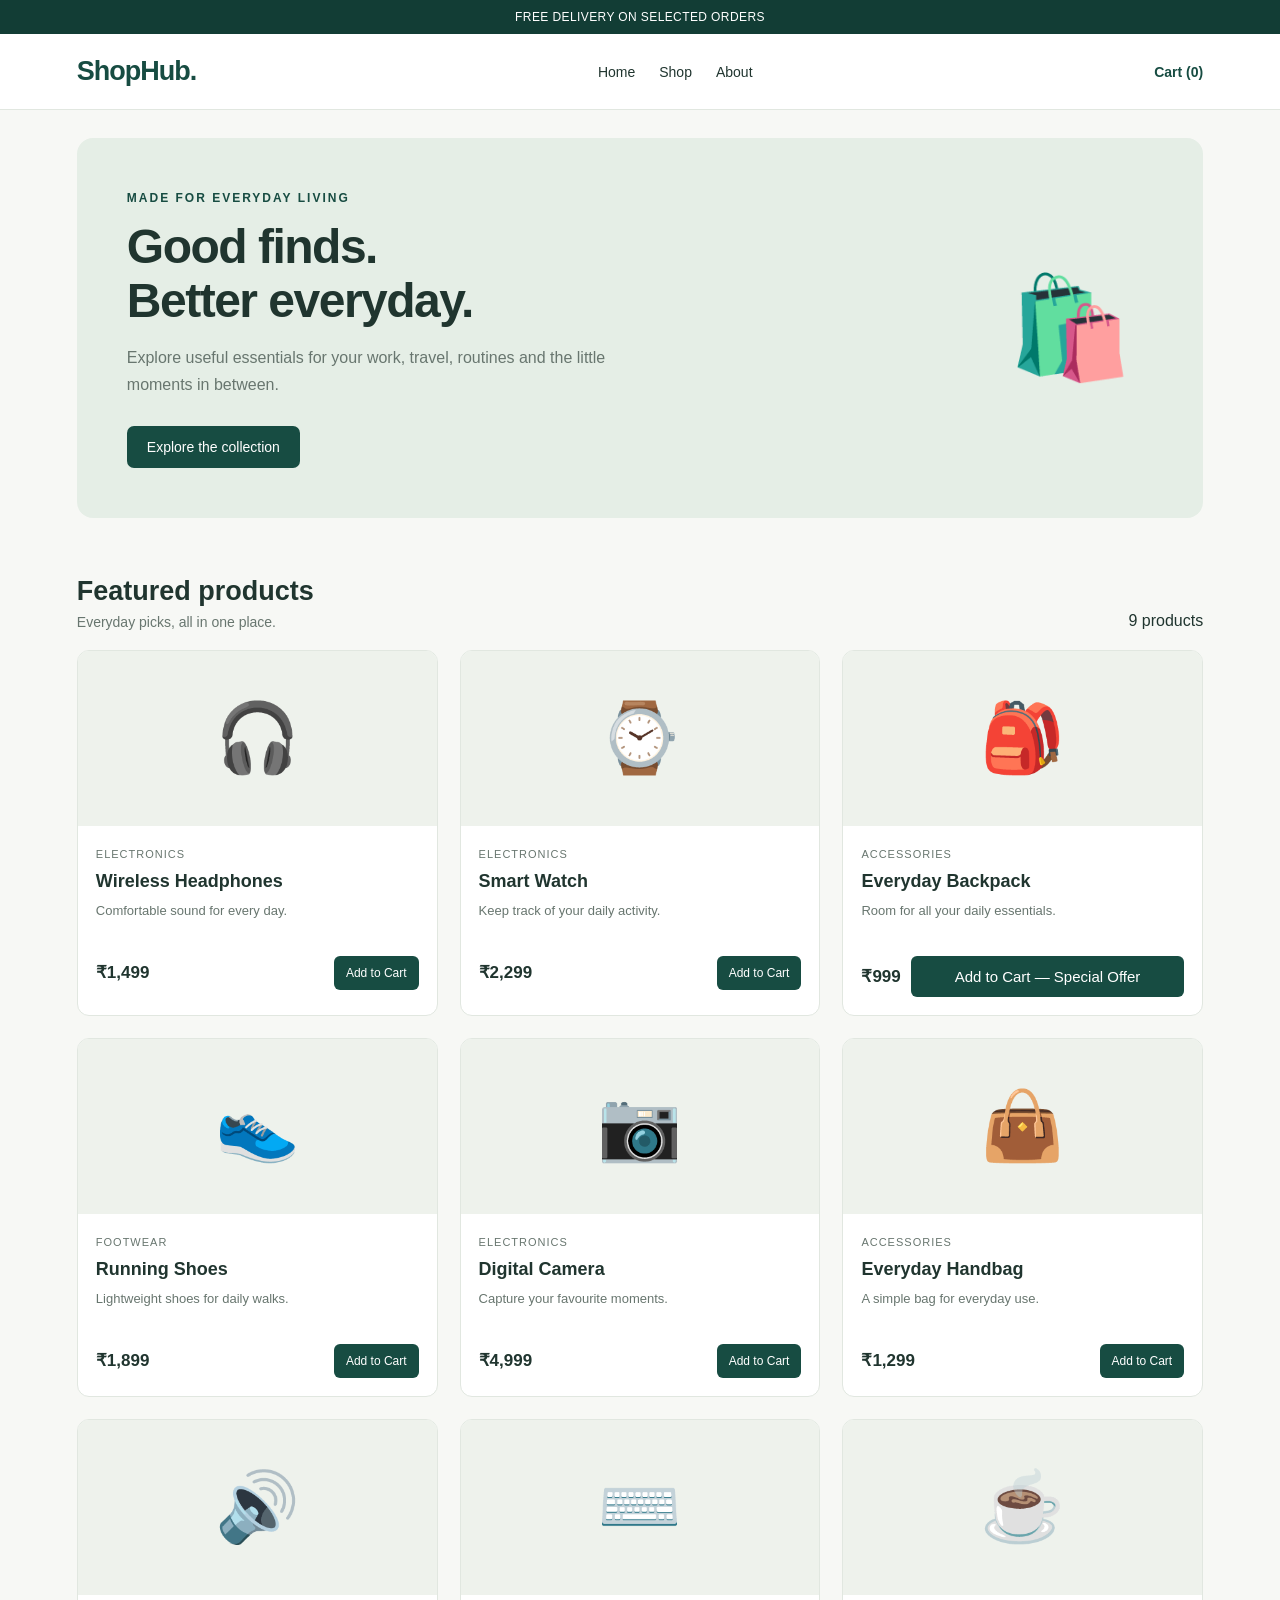
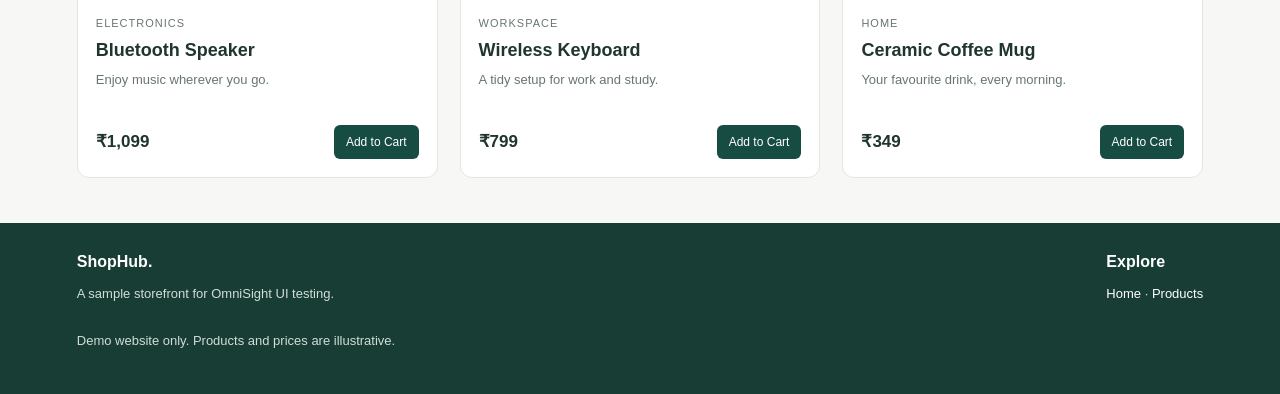
<file: frontend/store.html>
<!DOCTYPE html>
<html lang="en">
<head>
    <meta charset="UTF-8">
    <meta name="viewport" content="width=device-width, initial-scale=1.0">
    <title>ShopHub | Everyday Essentials</title>

    <style>
        * {
            box-sizing: border-box;
        }

        :root {
            --green: #174c42;
            --green-light: #e5eee6;
            --background: #f7f8f5;
            --text: #20352f;
            --muted: #68766f;
            --border: #e1e7e0;
        }

        body {
            margin: 0;
            font-family: Arial, Helvetica, sans-serif;
            color: var(--text);
            background: var(--background);
        }

        a {
            text-decoration: none;
        }

        .topbar {
            padding: 10px 6%;
            text-align: center;
            background: #123d35;
            color: white;
            font-size: 12px;
            letter-spacing: 0.4px;
        }

        header {
            display: flex;
            justify-content: space-between;
            align-items: center;
            gap: 20px;
            padding: 22px 6%;
            background: white;
            border-bottom: 1px solid var(--border);
        }

        .logo {
            color: var(--green);
            font-size: 27px;
            font-weight: 800;
            letter-spacing: -1px;
        }

        nav {
            display: flex;
            flex-wrap: wrap;
            gap: 24px;
        }

        nav a {
            color: var(--text);
            font-size: 14px;
        }

        .cart {
            color: var(--green);
            font-size: 14px;
            font-weight: bold;
        }

        .hero {
            margin: 28px 6%;
            padding: 50px;
            min-height: 260px;
            display: flex;
            justify-content: space-between;
            align-items: center;
            gap: 25px;
            background: var(--green-light);
            border-radius: 16px;
        }

        .hero-content {
            max-width: 540px;
        }

        .eyebrow {
            color: var(--green);
            font-size: 12px;
            font-weight: bold;
            letter-spacing: 2px;
            text-transform: uppercase;
        }

        .hero h1 {
            margin: 14px 0;
            font-size: clamp(30px, 4vw, 48px);
            line-height: 1.12;
            letter-spacing: -1.5px;
        }

        .hero p {
            color: var(--muted);
            line-height: 1.7;
        }

        .hero-art {
            font-size: 100px;
            padding: 20px;
        }

        .button {
            display: inline-block;
            margin-top: 12px;
            padding: 13px 20px;
            border: none;
            border-radius: 7px;
            background: var(--green);
            color: white;
            font-size: 14px;
            cursor: pointer;
        }

        .shop {
            padding: 10px 6% 45px;
        }

        .section-heading {
            display: flex;
            justify-content: space-between;
            align-items: end;
            gap: 15px;
            margin: 20px 0;
        }

        .section-heading h2 {
            margin: 0 0 7px;
            font-size: 27px;
        }

        .section-heading p {
            margin: 0;
            color: var(--muted);
            font-size: 14px;
        }

        .products {
            display: grid;
            grid-template-columns: repeat(3, minmax(0, 1fr));
            gap: 22px;
        }

        .product {
            min-width: 0;
            overflow: hidden;
            background: white;
            border: 1px solid var(--border);
            border-radius: 12px;
            transition: box-shadow 0.2s, transform 0.2s;
        }

        .product:hover {
            transform: translateY(-3px);
            box-shadow: 0 8px 22px #183d3510;
        }

        .product-image {
            min-height: 175px;
            display: flex;
            align-items: center;
            justify-content: center;
            background: #eef2ec;
            font-size: 68px;
        }

        .product-info {
            padding: 18px;
        }

        .category {
            color: var(--muted);
            font-size: 11px;
            text-transform: uppercase;
            letter-spacing: 1px;
        }

        .product h3 {
            margin: 9px 0;
            font-size: 18px;
        }

        .description {
            min-height: 38px;
            margin: 0;
            color: var(--muted);
            font-size: 13px;
            line-height: 1.5;
        }

        .price-row {
            display: flex;
            justify-content: space-between;
            align-items: center;
            gap: 10px;
            margin-top: 17px;
        }

        .price {
            font-size: 17px;
            font-weight: bold;
        }

        .add-button {
            padding: 10px 12px;
            border: none;
            border-radius: 6px;
            background: var(--green);
            color: white;
            cursor: pointer;
            font-size: 12px;
        }

        /* Intentional mobile overflow test case for OmniSight */
        .broken-button {
            width: 100%;
            padding: 12px 28px;
            white-space: nowrap;
            font-size: 15px;
        }

        .notice {
            display: none;
            margin-top: 20px;
            padding: 12px;
            background: var(--green-light);
            border-radius: 8px;
            color: var(--green);
        }

        footer {
            padding: 30px 6%;
            background: #173d35;
            color: white;
        }

        .footer-content {
            display: flex;
            justify-content: space-between;
            flex-wrap: wrap;
            gap: 20px;
        }

        footer p {
            color: #d0ded6;
            font-size: 13px;
            line-height: 1.6;
        }

        footer a {
            color: white;
        }

        @media (max-width: 700px) {
            header {
                flex-wrap: wrap;
                padding: 18px 5%;
            }

            nav {
                order: 3;
                width: 100%;
                justify-content: space-between;
                gap: 10px;
            }

            .hero {
                margin: 18px 4%;
                padding: 28px 22px;
            }

            .hero-art {
                display: none;
            }

            .shop {
                padding-right: 4%;
                padding-left: 4%;
            }

            .products {
                grid-template-columns: repeat(2, minmax(0, 1fr));
                gap: 12px;
            }

            .product-image {
                min-height: 125px;
                font-size: 48px;
            }

            .product-info {
                padding: 12px;
            }

            .product h3 {
                font-size: 15px;
            }

            .description {
                font-size: 12px;
            }

            .price-row {
                align-items: flex-start;
                flex-direction: column;
            }

            .add-button {
                width: 100%;
            }

            /* The Special Offer button intentionally remains unwrapped. */
            .broken-button {
                width: 100%;
                white-space: nowrap;
                padding: 12px 28px;
            }
        }
    </style>
</head>

<body>
    <div class="topbar">
        FREE DELIVERY ON SELECTED ORDERS
    </div>

    <header>
        <a class="logo" href="#home">ShopHub.</a>

        <nav aria-label="Main navigation">
            <a href="#home">Home</a>
            <a href="#products">Shop</a>
            <a href="#footer">About</a>
        </nav>

        <div class="cart">
            Cart (<span id="cart-count">0</span>)
        </div>
    </header>

    <section class="hero" id="home">
        <div class="hero-content">
            <span class="eyebrow">Made for everyday living</span>
            <h1>Good finds.<br>Better everyday.</h1>
            <p>
                Explore useful essentials for your work, travel,
                routines and the little moments in between.
            </p>
            <a class="button" href="#products">Explore the collection</a>
        </div>

        <div class="hero-art" aria-hidden="true">🛍️</div>
    </section>

    <main class="shop" id="products">
        <div class="section-heading">
            <div>
                <h2>Featured products</h2>
                <p>Everyday picks, all in one place.</p>
            </div>
            <span id="product-count">9 products</span>
        </div>

        <div class="products">

            <article class="product">
                <div class="product-image">🎧</div>
                <div class="product-info">
                    <span class="category">Electronics</span>
                    <h3>Wireless Headphones</h3>
                    <p class="description">Comfortable sound for every day.</p>
                    <div class="price-row">
                        <span class="price">₹1,499</span>
                        <button class="add-button" onclick="addToCart('Wireless Headphones')">Add to Cart</button>
                    </div>
                </div>
            </article>

            <article class="product">
                <div class="product-image">⌚</div>
                <div class="product-info">
                    <span class="category">Electronics</span>
                    <h3>Smart Watch</h3>
                    <p class="description">Keep track of your daily activity.</p>
                    <div class="price-row">
                        <span class="price">₹2,299</span>
                        <button class="add-button" onclick="addToCart('Smart Watch')">Add to Cart</button>
                    </div>
                </div>
            </article>

            <article class="product">
                <div class="product-image">🎒</div>
                <div class="product-info">
                    <span class="category">Accessories</span>
                    <h3>Everyday Backpack</h3>
                    <p class="description">Room for all your daily essentials.</p>
                    <div class="price-row">
                        <span class="price">₹999</span>
                        <button class="add-button broken-button buggy-button" onclick="addToCart('Everyday Backpack')">Add to Cart — Special Offer</button>
                    </div>
                </div>
            </article>

            <article class="product">
                <div class="product-image">👟</div>
                <div class="product-info">
                    <span class="category">Footwear</span>
                    <h3>Running Shoes</h3>
                    <p class="description">Lightweight shoes for daily walks.</p>
                    <div class="price-row">
                        <span class="price">₹1,899</span>
                        <button class="add-button" onclick="addToCart('Running Shoes')">Add to Cart</button>
                    </div>
                </div>
            </article>

            <article class="product">
                <div class="product-image">📷</div>
                <div class="product-info">
                    <span class="category">Electronics</span>
                    <h3>Digital Camera</h3>
                    <p class="description">Capture your favourite moments.</p>
                    <div class="price-row">
                        <span class="price">₹4,999</span>
                        <button class="add-button" onclick="addToCart('Digital Camera')">Add to Cart</button>
                    </div>
                </div>
            </article>

            <article class="product">
                <div class="product-image">👜</div>
                <div class="product-info">
                    <span class="category">Accessories</span>
                    <h3>Everyday Handbag</h3>
                    <p class="description">A simple bag for everyday use.</p>
                    <div class="price-row">
                        <span class="price">₹1,299</span>
                        <button class="add-button" onclick="addToCart('Everyday Handbag')">Add to Cart</button>
                    </div>
                </div>
            </article>

            <article class="product">
                <div class="product-image">🔊</div>
                <div class="product-info">
                    <span class="category">Electronics</span>
                    <h3>Bluetooth Speaker</h3>
                    <p class="description">Enjoy music wherever you go.</p>
                    <div class="price-row">
                        <span class="price">₹1,099</span>
                        <button class="add-button" onclick="addToCart('Bluetooth Speaker')">Add to Cart</button>
                    </div>
                </div>
            </article>

            <article class="product">
                <div class="product-image">⌨️</div>
                <div class="product-info">
                    <span class="category">Workspace</span>
                    <h3>Wireless Keyboard</h3>
                    <p class="description">A tidy setup for work and study.</p>
                    <div class="price-row">
                        <span class="price">₹799</span>
                        <button class="add-button" onclick="addToCart('Wireless Keyboard')">Add to Cart</button>
                    </div>
                </div>
            </article>

            <article class="product">
                <div class="product-image">☕</div>
                <div class="product-info">
                    <span class="category">Home</span>
                    <h3>Ceramic Coffee Mug</h3>
                    <p class="description">Your favourite drink, every morning.</p>
                    <div class="price-row">
                        <span class="price">₹349</span>
                        <button class="add-button" onclick="addToCart('Ceramic Coffee Mug')">Add to Cart</button>
                    </div>
                </div>
            </article>

        </div>

        <div class="notice" id="cart-notice" role="status"></div>
    </main>

    <footer id="footer">
        <div class="footer-content">
            <div>
                <strong>ShopHub.</strong>
                <p>A sample storefront for OmniSight UI testing.</p>
            </div>
            <div>
                <strong>Explore</strong>
                <p><a href="#home">Home</a> · <a href="#products">Products</a></p>
            </div>
        </div>
        <p>Demo website only. Products and prices are illustrative.</p>
    </footer>

    <script>
        let cartCount = 0;

        function addToCart(productName) {
            cartCount += 1;

            document.getElementById("cart-count").textContent = cartCount;

            const notice = document.getElementById("cart-notice");
            notice.style.display = "block";
            notice.textContent = productName + " added to demo cart.";
        }
    </script>
</body>
</html>
</file>
